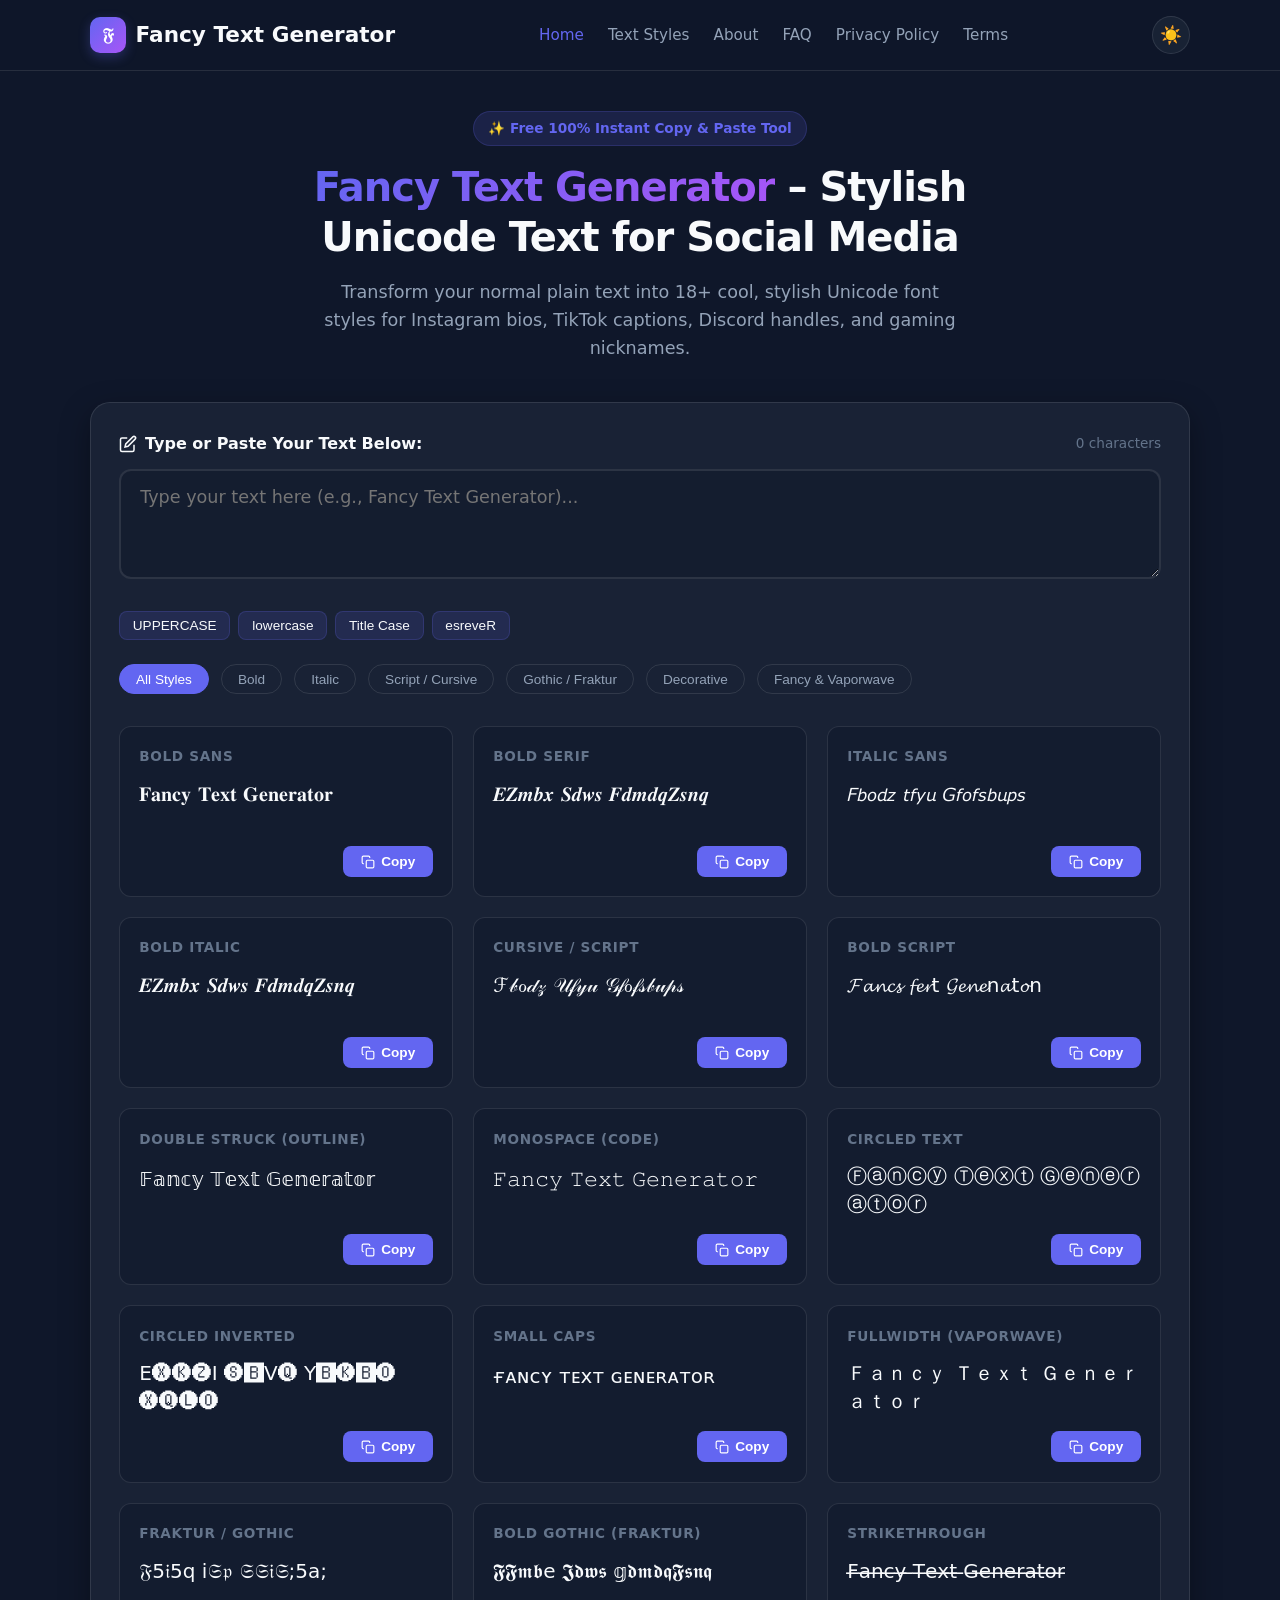
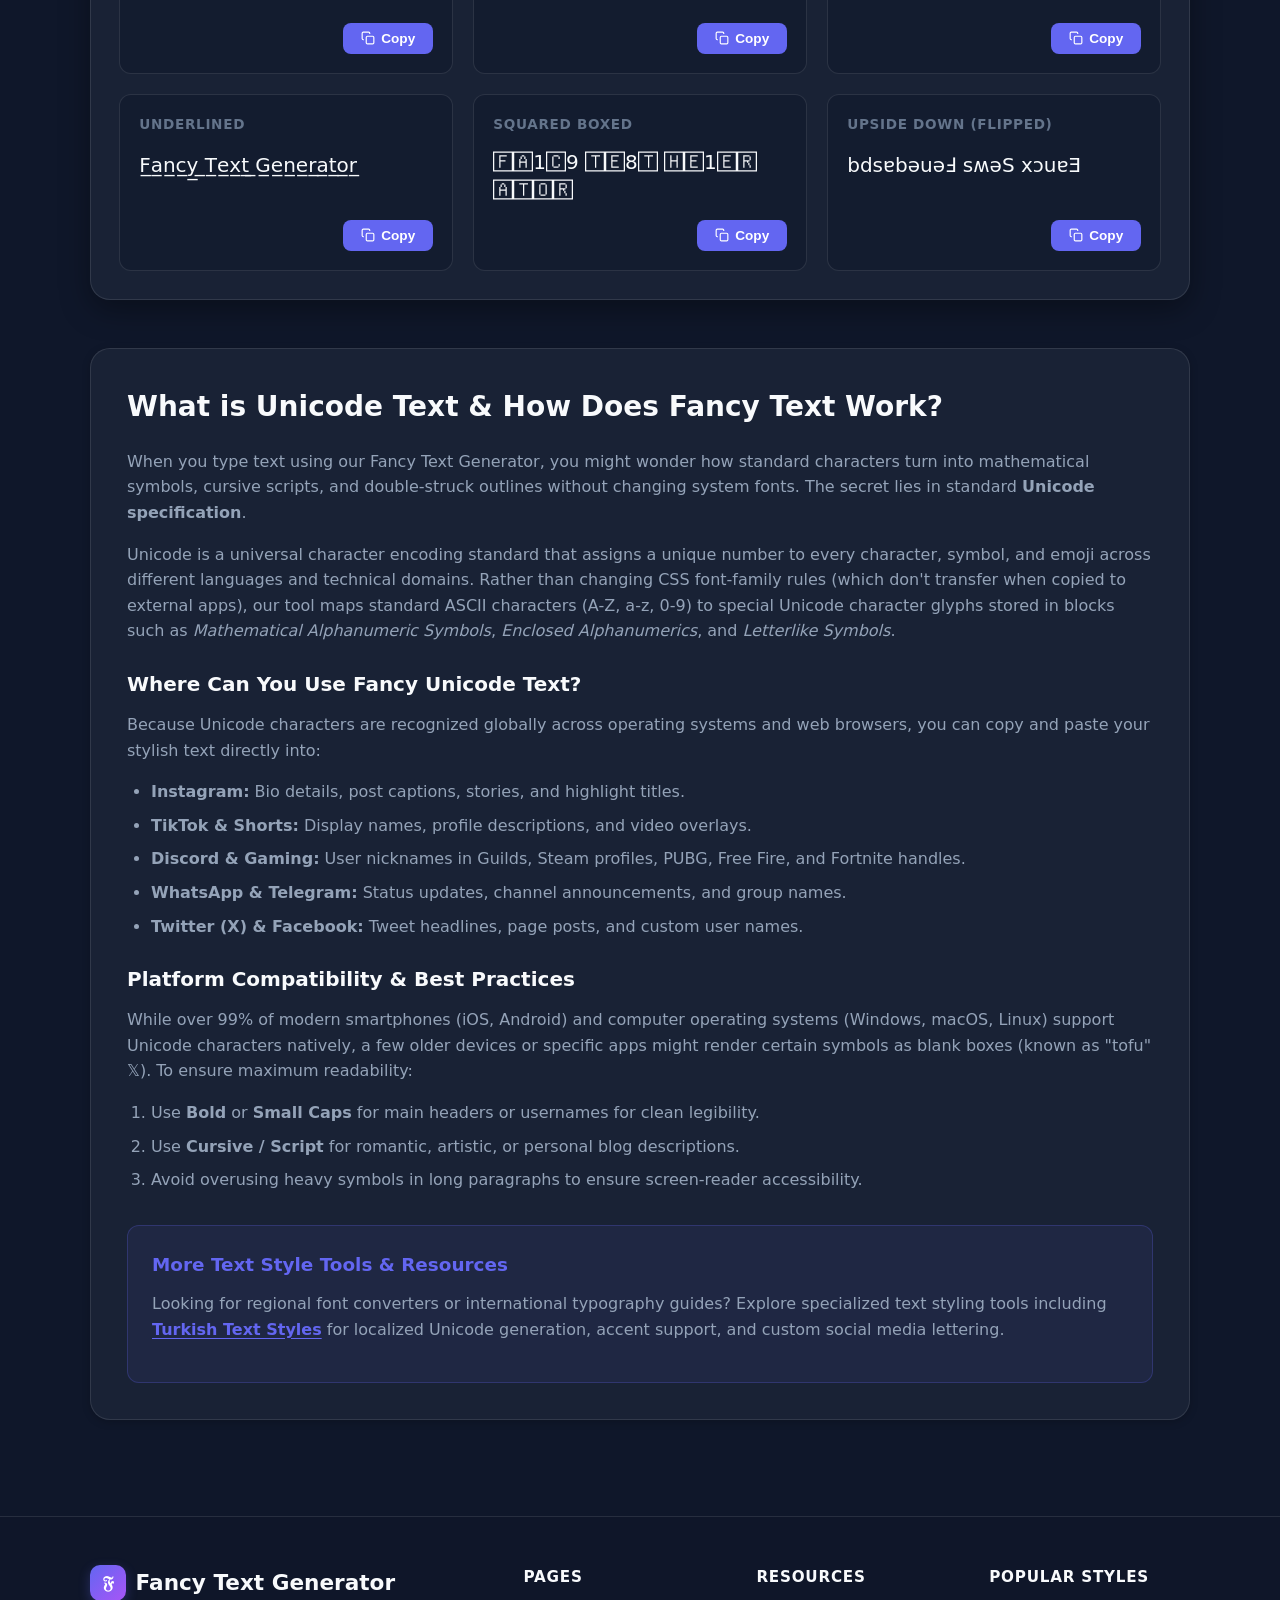
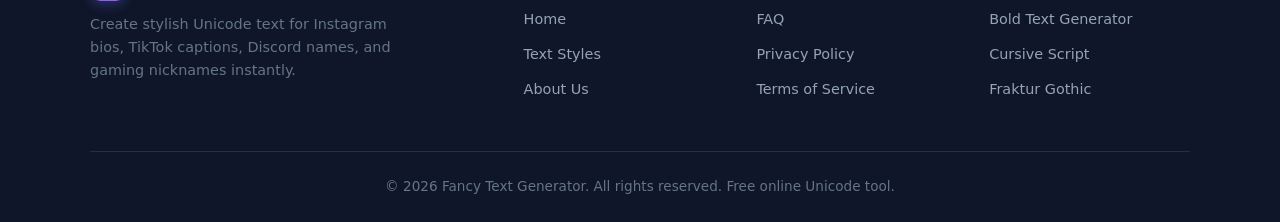
<file: index.html>
<!DOCTYPE html>
<html lang="en">
<head>
  <meta charset="UTF-8">
  <meta name="viewport" content="width=device-width, initial-scale=1.0">
  <title>Fancy Text Generator – Stylish Unicode Text for Social Media</title>
  <meta name="description" content="Generate fancy Unicode text for Instagram, TikTok, WhatsApp, Discord and gaming. Create stylish text instantly and copy it with one click.">
  <meta name="keywords" content="fancy text generator, stylish text, unicode text, instagram fonts, discord text generator, cool fonts copy and paste">
  <meta name="author" content="Fancy Text Generator">
  <link rel="canonical" href="https://fancytextgenerator.com/">
  <meta name="google-site-verification" content="google9e5818c06b6f5f7e">
  
  <!-- Open Graph / Facebook -->
  <meta property="og:type" content="website">
  <meta property="og:url" content="https://fancytextgenerator.com/">
  <meta property="og:title" content="Fancy Text Generator – Stylish Unicode Text for Social Media">
  <meta property="og:description" content="Generate fancy Unicode text for Instagram, TikTok, WhatsApp, Discord and gaming. Create stylish text instantly and copy it with one click.">
  <meta property="og:image" content="https://fancytextgenerator.com/og-image.png">

  <!-- Twitter Card -->
  <meta name="twitter:card" content="summary_large_image">
  <meta name="twitter:url" content="https://fancytextgenerator.com/">
  <meta name="twitter:title" content="Fancy Text Generator – Stylish Unicode Text for Social Media">
  <meta name="twitter:description" content="Generate fancy Unicode text for Instagram, TikTok, WhatsApp, Discord and gaming. Create stylish text instantly and copy it with one click.">

  <!-- Stylesheet -->
  <link rel="stylesheet" href="css/styles.css">

  <!-- Structured Data JSON-LD -->
  <script type="application/ld+json">
  {
    "@context": "https://schema.org",
    "@graph": [
      {
        "@type": "WebSite",
        "@id": "https://fancytextgenerator.com/#website",
        "url": "https://fancytextgenerator.com/",
        "name": "Fancy Text Generator",
        "description": "Free online fancy text generator and Unicode font styling tool."
      },
      {
        "@type": "WebApplication",
        "@id": "https://fancytextgenerator.com/#webapp",
        "url": "https://fancytextgenerator.com/",
        "name": "Fancy Text Generator",
        "applicationCategory": "UtilitiesApplication",
        "operatingSystem": "All",
        "browserRequirements": "Requires JavaScript",
        "offers": {
          "@type": "Offer",
          "price": "0",
          "priceCurrency": "USD"
        }
      }
    ]
  }
  </script>
</head>
<body>

  <!-- Header & Navigation -->
  <header class="header">
    <div class="container nav-container">
      <a href="index.html" class="logo">
        <div class="logo-icon">𝔉</div>
        <span>Fancy Text Generator</span>
      </a>
      
      <nav>
        <ul class="nav-links" id="navLinks">
          <li><a href="index.html" class="active">Home</a></li>
          <li><a href="text-styles.html">Text Styles</a></li>
          <li><a href="about.html">About</a></li>
          <li><a href="faq.html">FAQ</a></li>
          <li><a href="privacy.html">Privacy Policy</a></li>
          <li><a href="terms.html">Terms</a></li>
        </ul>
      </nav>

      <div class="nav-actions">
        <button class="theme-toggle" id="themeToggle" aria-label="Toggle light and dark theme">☀️</button>
        <button class="mobile-menu-btn" id="mobileMenuBtn" aria-label="Toggle menu">☰</button>
      </div>
    </div>
  </header>

  <!-- Main Generator Section -->
  <main class="container">
    <section class="hero">
      <span class="badge">✨ Free 100% Instant Copy & Paste Tool</span>
      <h1><span class="gradient-text">Fancy Text Generator</span> – Stylish Unicode Text for Social Media</h1>
      <p class="hero-subtitle">Transform your normal plain text into 18+ cool, stylish Unicode font styles for Instagram bios, TikTok captions, Discord handles, and gaming nicknames.</p>
    </section>

    <!-- Generator Interface -->
    <section class="generator-card" id="generator">
      <div class="input-header">
        <label for="textInput" class="input-label">
          <svg width="18" height="18" viewBox="0 0 24 24" fill="none" stroke="currentColor" stroke-width="2"><path d="M11 4H4a2 2 0 0 0-2 2v14a2 2 0 0 0 2 2h14a2 2 0 0 0 2-2v-7"></path><path d="M18.5 2.5a2.121 2.121 0 0 1 3 3L12 15l-4 1 1-4 9.5-9.5z"></path></svg>
          Type or Paste Your Text Below:
        </label>
        <span class="char-counter" id="charCounter">0 characters</span>
      </div>

      <div class="text-input-wrapper">
        <textarea id="textInput" class="text-input" placeholder="Type your text here (e.g., Fancy Text Generator)..." aria-label="Input text to convert to fancy styles"></textarea>
        <button class="clear-btn" id="clearBtn" title="Clear input text">✕</button>
      </div>

      <!-- Quick Text Modifiers -->
      <div class="quick-tools">
        <button class="tool-btn" data-action="upper">UPPERCASE</button>
        <button class="tool-btn" data-action="lower">lowercase</button>
        <button class="tool-btn" data-action="title">Title Case</button>
        <button class="tool-btn" data-action="reverse">esreveR</button>
      </div>

      <!-- Category Filter -->
      <div class="filter-bar">
        <button class="filter-chip active" data-category="all">All Styles</button>
        <button class="filter-chip" data-category="bold">Bold</button>
        <button class="filter-chip" data-category="italic">Italic</button>
        <button class="filter-chip" data-category="script">Script / Cursive</button>
        <button class="filter-chip" data-category="gothic">Gothic / Fraktur</button>
        <button class="filter-chip" data-category="decorative">Decorative</button>
        <button class="filter-chip" data-category="fancy">Fancy & Vaporwave</button>
      </div>

      <!-- Live Generated Output Grid -->
      <div class="results-grid" id="resultsGrid">
        <!-- Dynamically rendered by JavaScript -->
      </div>
    </section>

    <!-- Comprehensive Content Section for SEO & Guidance -->
    <article class="content-section">
      <div class="content-box">
        <h2>What is Unicode Text & How Does Fancy Text Work?</h2>
        <p>When you type text using our Fancy Text Generator, you might wonder how standard characters turn into mathematical symbols, cursive scripts, and double-struck outlines without changing system fonts. The secret lies in standard <strong>Unicode specification</strong>.</p>
        <p>Unicode is a universal character encoding standard that assigns a unique number to every character, symbol, and emoji across different languages and technical domains. Rather than changing CSS font-family rules (which don't transfer when copied to external apps), our tool maps standard ASCII characters (A-Z, a-z, 0-9) to special Unicode character glyphs stored in blocks such as <em>Mathematical Alphanumeric Symbols</em>, <em>Enclosed Alphanumerics</em>, and <em>Letterlike Symbols</em>.</p>

        <h3>Where Can You Use Fancy Unicode Text?</h3>
        <p>Because Unicode characters are recognized globally across operating systems and web browsers, you can copy and paste your stylish text directly into:</p>
        <ul>
          <li><strong>Instagram:</strong> Bio details, post captions, stories, and highlight titles.</li>
          <li><strong>TikTok & Shorts:</strong> Display names, profile descriptions, and video overlays.</li>
          <li><strong>Discord & Gaming:</strong> User nicknames in Guilds, Steam profiles, PUBG, Free Fire, and Fortnite handles.</li>
          <li><strong>WhatsApp & Telegram:</strong> Status updates, channel announcements, and group names.</li>
          <li><strong>Twitter (X) & Facebook:</strong> Tweet headlines, page posts, and custom user names.</li>
        </ul>

        <h3>Platform Compatibility & Best Practices</h3>
        <p>While over 99% of modern smartphones (iOS, Android) and computer operating systems (Windows, macOS, Linux) support Unicode characters natively, a few older devices or specific apps might render certain symbols as blank boxes (known as "tofu" 𝕏). To ensure maximum readability:</p>
        <ol>
          <li>Use <strong>Bold</strong> or <strong>Small Caps</strong> for main headers or usernames for clean legibility.</li>
          <li>Use <strong>Cursive / Script</strong> for romantic, artistic, or personal blog descriptions.</li>
          <li>Avoid overusing heavy symbols in long paragraphs to ensure screen-reader accessibility.</li>
        </ol>

        <!-- More Text Style Tools & Resources (SEO Requirement) -->
        <div class="resource-box">
          <h3>More Text Style Tools & Resources</h3>
          <p>Looking for regional font converters or international typography guides? Explore specialized text styling tools including <a href="https://yazistilleripro.com.tr/" class="resource-link" target="_blank" rel="noopener">Turkish Text Styles</a> for localized Unicode generation, accent support, and custom social media lettering.</p>
        </div>
      </div>
    </article>
  </main>

  <!-- Toast Notification -->
  <div class="toast" id="toast" role="alert" aria-live="assertive">
    <svg width="20" height="20" viewBox="0 0 24 24" fill="none" stroke="currentColor" stroke-width="2"><polyline points="20 6 9 17 4 12"></polyline></svg>
    <span class="toast-msg">Copied to clipboard!</span>
  </div>

  <!-- Footer -->
  <footer class="footer">
    <div class="container">
      <div class="footer-grid">
        <div class="footer-brand">
          <a href="index.html" class="logo">
            <div class="logo-icon">𝔉</div>
            <span>Fancy Text Generator</span>
          </a>
          <p>Create stylish Unicode text for Instagram bios, TikTok captions, Discord names, and gaming nicknames instantly.</p>
        </div>
        <div class="footer-col">
          <h4>Pages</h4>
          <ul class="footer-links">
            <li><a href="index.html">Home</a></li>
            <li><a href="text-styles.html">Text Styles</a></li>
            <li><a href="about.html">About Us</a></li>
          </ul>
        </div>
        <div class="footer-col">
          <h4>Resources</h4>
          <ul class="footer-links">
            <li><a href="faq.html">FAQ</a></li>
            <li><a href="privacy.html">Privacy Policy</a></li>
            <li><a href="terms.html">Terms of Service</a></li>
          </ul>
        </div>
        <div class="footer-col">
          <h4>Popular Styles</h4>
          <ul class="footer-links">
            <li><a href="text-styles.html#bold">Bold Text Generator</a></li>
            <li><a href="text-styles.html#script">Cursive Script</a></li>
            <li><a href="text-styles.html#gothic">Fraktur Gothic</a></li>
          </ul>
        </div>
      </div>
      <div class="footer-bottom">
        <p>&copy; 2026 Fancy Text Generator. All rights reserved. Free online Unicode tool.</p>
      </div>
    </div>
  </footer>

  <!-- JavaScript -->
  <script src="js/unicode-converter.js"></script>
  <script src="js/app.js"></script>
</body>
</html>
</file>
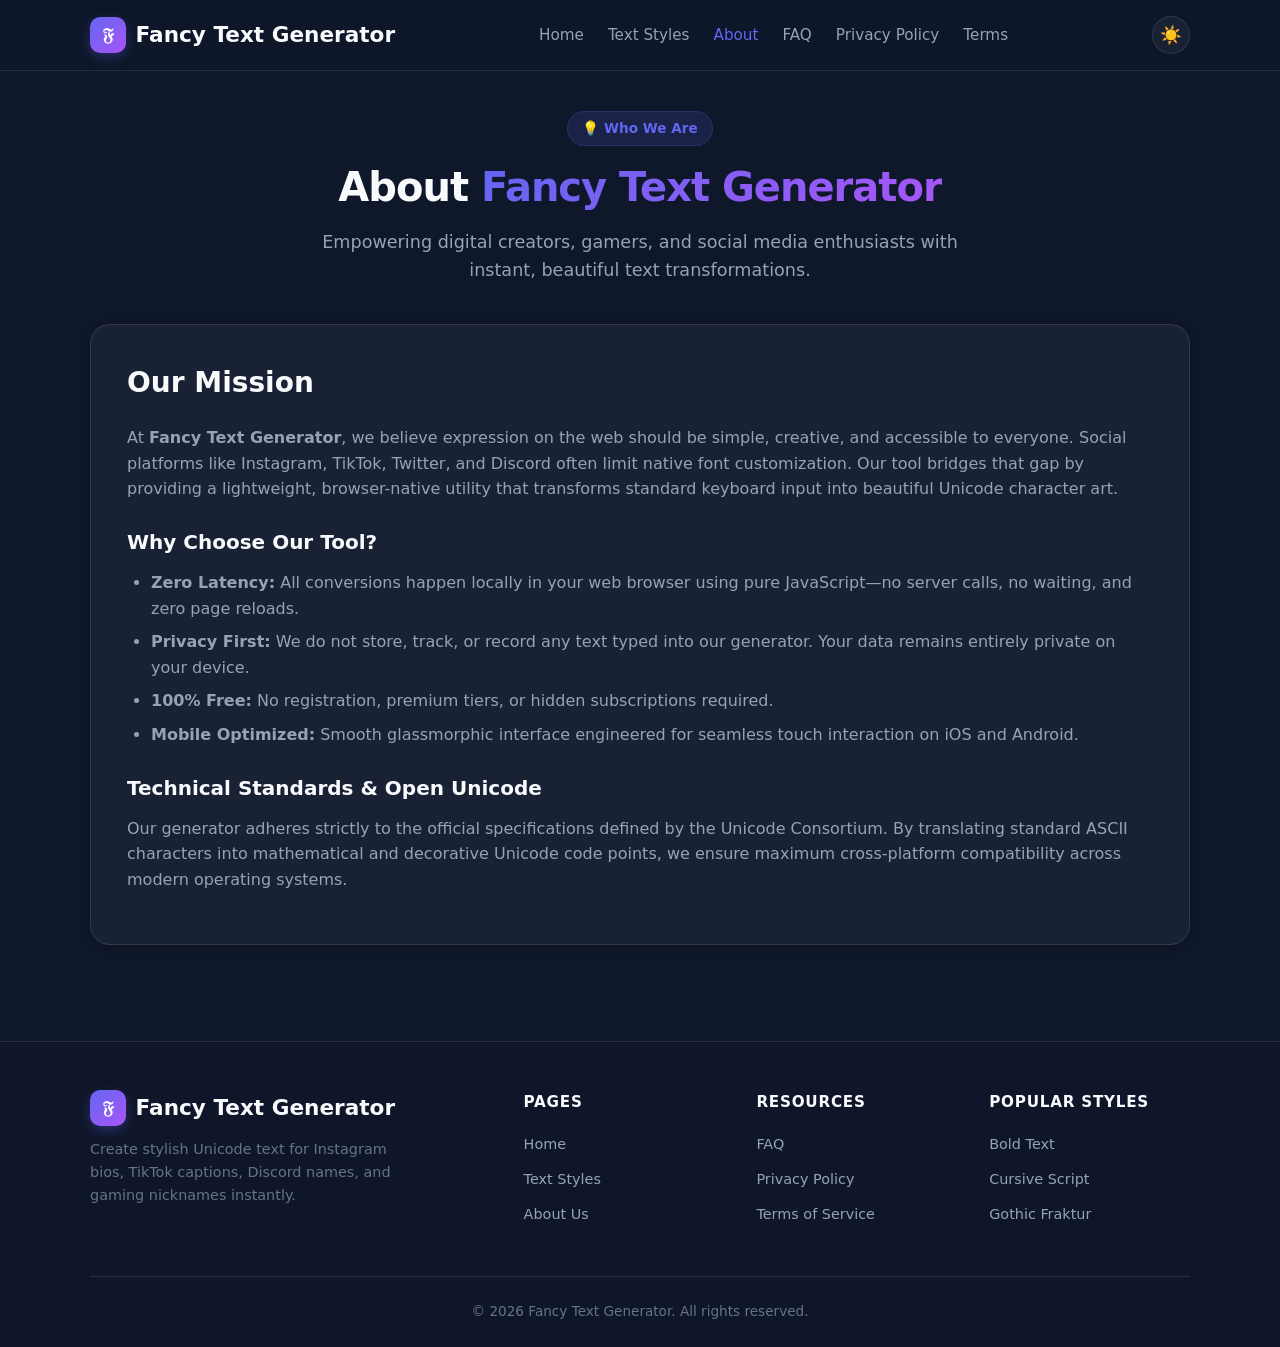
<file: about.html>
<!DOCTYPE html>
<html lang="en">
<head>
  <meta charset="UTF-8">
  <meta name="viewport" content="width=device-width, initial-scale=1.0">
  <title>About Us – Fancy Text Generator & Unicode Tool</title>
  <meta name="description" content="Learn about Fancy Text Generator, our mission to provide ultra-fast, free, privacy-friendly Unicode text conversion tools for social media creators worldwide.">
  <meta name="keywords" content="about fancy text generator, unicode tool team, fast text converter mission">
  <link rel="canonical" href="https://fancytextgenerator.com/about.html">
  
  <!-- Open Graph -->
  <meta property="og:type" content="website">
  <meta property="og:url" content="https://fancytextgenerator.com/about.html">
  <meta property="og:title" content="About Us – Fancy Text Generator & Unicode Tool">
  <meta property="og:description" content="Learn about Fancy Text Generator, our mission to provide ultra-fast, free, privacy-friendly Unicode text conversion tools for social media creators worldwide.">
  <meta property="og:image" content="https://fancytextgenerator.com/og-image.png">

  <!-- Twitter Card -->
  <meta name="twitter:card" content="summary_large_image">
  <meta name="twitter:title" content="About Us – Fancy Text Generator & Unicode Tool">
  <meta name="twitter:description" content="Learn about Fancy Text Generator, our mission to provide ultra-fast, free, privacy-friendly Unicode text conversion tools for social media creators worldwide.">

  <!-- Stylesheet -->
  <link rel="stylesheet" href="css/styles.css">
</head>
<body>

  <!-- Header -->
  <header class="header">
    <div class="container nav-container">
      <a href="index.html" class="logo">
        <div class="logo-icon">𝔉</div>
        <span>Fancy Text Generator</span>
      </a>
      
      <nav>
        <ul class="nav-links" id="navLinks">
          <li><a href="index.html">Home</a></li>
          <li><a href="text-styles.html">Text Styles</a></li>
          <li><a href="about.html" class="active">About</a></li>
          <li><a href="faq.html">FAQ</a></li>
          <li><a href="privacy.html">Privacy Policy</a></li>
          <li><a href="terms.html">Terms</a></li>
        </ul>
      </nav>

      <div class="nav-actions">
        <button class="theme-toggle" id="themeToggle" aria-label="Toggle light and dark theme">☀️</button>
        <button class="mobile-menu-btn" id="mobileMenuBtn" aria-label="Toggle menu">☰</button>
      </div>
    </div>
  </header>

  <!-- Main Content -->
  <main class="container">
    <section class="hero">
      <span class="badge">💡 Who We Are</span>
      <h1>About <span class="gradient-text">Fancy Text Generator</span></h1>
      <p class="hero-subtitle">Empowering digital creators, gamers, and social media enthusiasts with instant, beautiful text transformations.</p>
    </section>

    <article class="content-section">
      <div class="content-box">
        <h2>Our Mission</h2>
        <p>At <strong>Fancy Text Generator</strong>, we believe expression on the web should be simple, creative, and accessible to everyone. Social platforms like Instagram, TikTok, Twitter, and Discord often limit native font customization. Our tool bridges that gap by providing a lightweight, browser-native utility that transforms standard keyboard input into beautiful Unicode character art.</p>

        <h3>Why Choose Our Tool?</h3>
        <ul>
          <li><strong>Zero Latency:</strong> All conversions happen locally in your web browser using pure JavaScript—no server calls, no waiting, and zero page reloads.</li>
          <li><strong>Privacy First:</strong> We do not store, track, or record any text typed into our generator. Your data remains entirely private on your device.</li>
          <li><strong>100% Free:</strong> No registration, premium tiers, or hidden subscriptions required.</li>
          <li><strong>Mobile Optimized:</strong> Smooth glassmorphic interface engineered for seamless touch interaction on iOS and Android.</li>
        </ul>

        <h3>Technical Standards & Open Unicode</h3>
        <p>Our generator adheres strictly to the official specifications defined by the Unicode Consortium. By translating standard ASCII characters into mathematical and decorative Unicode code points, we ensure maximum cross-platform compatibility across modern operating systems.</p>
      </div>
    </article>
  </main>

  <!-- Footer -->
  <footer class="footer">
    <div class="container">
      <div class="footer-grid">
        <div class="footer-brand">
          <a href="index.html" class="logo">
            <div class="logo-icon">𝔉</div>
            <span>Fancy Text Generator</span>
          </a>
          <p>Create stylish Unicode text for Instagram bios, TikTok captions, Discord names, and gaming nicknames instantly.</p>
        </div>
        <div class="footer-col">
          <h4>Pages</h4>
          <ul class="footer-links">
            <li><a href="index.html">Home</a></li>
            <li><a href="text-styles.html">Text Styles</a></li>
            <li><a href="about.html">About Us</a></li>
          </ul>
        </div>
        <div class="footer-col">
          <h4>Resources</h4>
          <ul class="footer-links">
            <li><a href="faq.html">FAQ</a></li>
            <li><a href="privacy.html">Privacy Policy</a></li>
            <li><a href="terms.html">Terms of Service</a></li>
          </ul>
        </div>
        <div class="footer-col">
          <h4>Popular Styles</h4>
          <ul class="footer-links">
            <li><a href="text-styles.html">Bold Text</a></li>
            <li><a href="text-styles.html">Cursive Script</a></li>
            <li><a href="text-styles.html">Gothic Fraktur</a></li>
          </ul>
        </div>
      </div>
      <div class="footer-bottom">
        <p>&copy; 2026 Fancy Text Generator. All rights reserved.</p>
      </div>
    </div>
  </footer>

  <script src="js/app.js"></script>
</body>
</html>
</file>
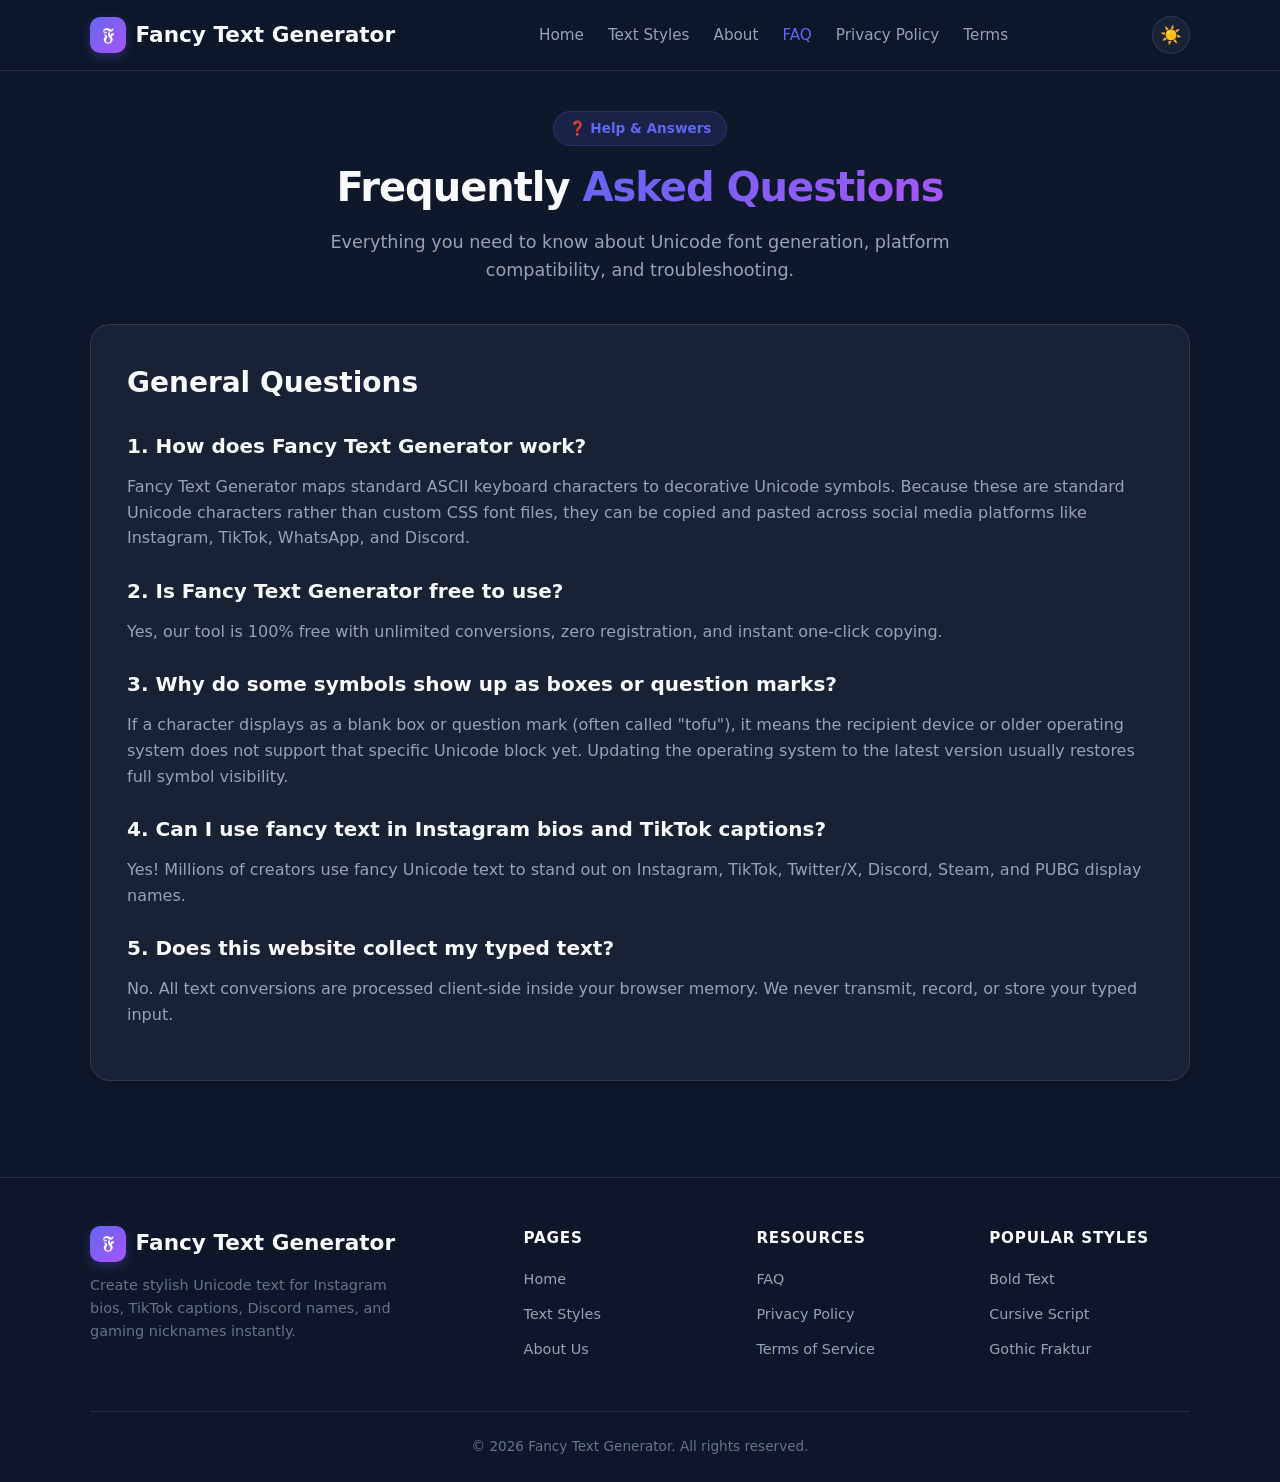
<file: faq.html>
<!DOCTYPE html>
<html lang="en">
<head>
  <meta charset="UTF-8">
  <meta name="viewport" content="width=device-width, initial-scale=1.0">
  <title>Frequently Asked Questions – Fancy Text Generator</title>
  <meta name="description" content="Find answers to common questions about fancy Unicode text generation, Instagram font compatibility, copy-paste mechanisms, and symbol rendering.">
  <meta name="keywords" content="fancy text faq, unicode fonts help, instagram text questions, copy paste font help">
  <link rel="canonical" href="https://fancytextgenerator.com/faq.html">
  
  <!-- Open Graph -->
  <meta property="og:type" content="website">
  <meta property="og:url" content="https://fancytextgenerator.com/faq.html">
  <meta property="og:title" content="Frequently Asked Questions – Fancy Text Generator">
  <meta property="og:description" content="Find answers to common questions about fancy Unicode text generation, Instagram font compatibility, copy-paste mechanisms, and symbol rendering.">
  <meta property="og:image" content="https://fancytextgenerator.com/og-image.png">

  <!-- Twitter Card -->
  <meta name="twitter:card" content="summary_large_image">
  <meta name="twitter:title" content="Frequently Asked Questions – Fancy Text Generator">
  <meta name="twitter:description" content="Find answers to common questions about fancy Unicode text generation, Instagram font compatibility, copy-paste mechanisms, and symbol rendering.">

  <!-- Stylesheet -->
  <link rel="stylesheet" href="css/styles.css">

  <!-- FAQ Schema -->
  <script type="application/ld+json">
  {
    "@context": "https://schema.org",
    "@type": "FAQPage",
    "mainEntity": [
      {
        "@type": "Question",
        "name": "How does Fancy Text Generator work?",
        "acceptedAnswer": {
          "@type": "Answer",
          "text": "Fancy Text Generator maps normal ASCII keyboard characters to decorative Unicode symbols. Because these are standard Unicode characters rather than custom font files, they can be copied and pasted across social media platforms like Instagram, TikTok, and Discord."
        }
      },
      {
        "@type": "Question",
        "name": "Is Fancy Text Generator free to use?",
        "acceptedAnswer": {
          "@type": "Answer",
          "text": "Yes, our tool is 100% free with unlimited conversions, zero registration, and instant one-click copying."
        }
      },
      {
        "@type": "Question",
        "name": "Why do some symbols show up as boxes or question marks?",
        "acceptedAnswer": {
          "@type": "Answer",
          "text": "If a character displays as a box (tofu 𝕏), it means the recipient's operating system or app version does not support that specific Unicode block yet. Updating device software usually resolves this."
        }
      },
      {
        "@type": "Question",
        "name": "Can I use fancy text in Instagram bios and TikTok captions?",
        "acceptedAnswer": {
          "@type": "Answer",
          "text": "Yes! Millions of users rely on fancy Unicode text to customize their Instagram bio, TikTok profile descriptions, WhatsApp status messages, and gaming usernames."
        }
      }
    ]
  }
  </script>
</head>
<body>

  <!-- Header -->
  <header class="header">
    <div class="container nav-container">
      <a href="index.html" class="logo">
        <div class="logo-icon">𝔉</div>
        <span>Fancy Text Generator</span>
      </a>
      
      <nav>
        <ul class="nav-links" id="navLinks">
          <li><a href="index.html">Home</a></li>
          <li><a href="text-styles.html">Text Styles</a></li>
          <li><a href="about.html">About</a></li>
          <li><a href="faq.html" class="active">FAQ</a></li>
          <li><a href="privacy.html">Privacy Policy</a></li>
          <li><a href="terms.html">Terms</a></li>
        </ul>
      </nav>

      <div class="nav-actions">
        <button class="theme-toggle" id="themeToggle" aria-label="Toggle light and dark theme">☀️</button>
        <button class="mobile-menu-btn" id="mobileMenuBtn" aria-label="Toggle menu">☰</button>
      </div>
    </div>
  </header>

  <!-- Main Content -->
  <main class="container">
    <section class="hero">
      <span class="badge">❓ Help & Answers</span>
      <h1>Frequently <span class="gradient-text">Asked Questions</span></h1>
      <p class="hero-subtitle">Everything you need to know about Unicode font generation, platform compatibility, and troubleshooting.</p>
    </section>

    <article class="content-section">
      <div class="content-box">
        <h2>General Questions</h2>

        <h3>1. How does Fancy Text Generator work?</h3>
        <p>Fancy Text Generator maps standard ASCII keyboard characters to decorative Unicode symbols. Because these are standard Unicode characters rather than custom CSS font files, they can be copied and pasted across social media platforms like Instagram, TikTok, WhatsApp, and Discord.</p>

        <h3>2. Is Fancy Text Generator free to use?</h3>
        <p>Yes, our tool is 100% free with unlimited conversions, zero registration, and instant one-click copying.</p>

        <h3>3. Why do some symbols show up as boxes or question marks?</h3>
        <p>If a character displays as a blank box or question mark (often called "tofu"), it means the recipient device or older operating system does not support that specific Unicode block yet. Updating the operating system to the latest version usually restores full symbol visibility.</p>

        <h3>4. Can I use fancy text in Instagram bios and TikTok captions?</h3>
        <p>Yes! Millions of creators use fancy Unicode text to stand out on Instagram, TikTok, Twitter/X, Discord, Steam, and PUBG display names.</p>

        <h3>5. Does this website collect my typed text?</h3>
        <p>No. All text conversions are processed client-side inside your browser memory. We never transmit, record, or store your typed input.</p>
      </div>
    </article>
  </main>

  <!-- Footer -->
  <footer class="footer">
    <div class="container">
      <div class="footer-grid">
        <div class="footer-brand">
          <a href="index.html" class="logo">
            <div class="logo-icon">𝔉</div>
            <span>Fancy Text Generator</span>
          </a>
          <p>Create stylish Unicode text for Instagram bios, TikTok captions, Discord names, and gaming nicknames instantly.</p>
        </div>
        <div class="footer-col">
          <h4>Pages</h4>
          <ul class="footer-links">
            <li><a href="index.html">Home</a></li>
            <li><a href="text-styles.html">Text Styles</a></li>
            <li><a href="about.html">About Us</a></li>
          </ul>
        </div>
        <div class="footer-col">
          <h4>Resources</h4>
          <ul class="footer-links">
            <li><a href="faq.html">FAQ</a></li>
            <li><a href="privacy.html">Privacy Policy</a></li>
            <li><a href="terms.html">Terms of Service</a></li>
          </ul>
        </div>
        <div class="footer-col">
          <h4>Popular Styles</h4>
          <ul class="footer-links">
            <li><a href="text-styles.html">Bold Text</a></li>
            <li><a href="text-styles.html">Cursive Script</a></li>
            <li><a href="text-styles.html">Gothic Fraktur</a></li>
          </ul>
        </div>
      </div>
      <div class="footer-bottom">
        <p>&copy; 2026 Fancy Text Generator. All rights reserved.</p>
      </div>
    </div>
  </footer>

  <script src="js/app.js"></script>
</body>
</html>
</file>
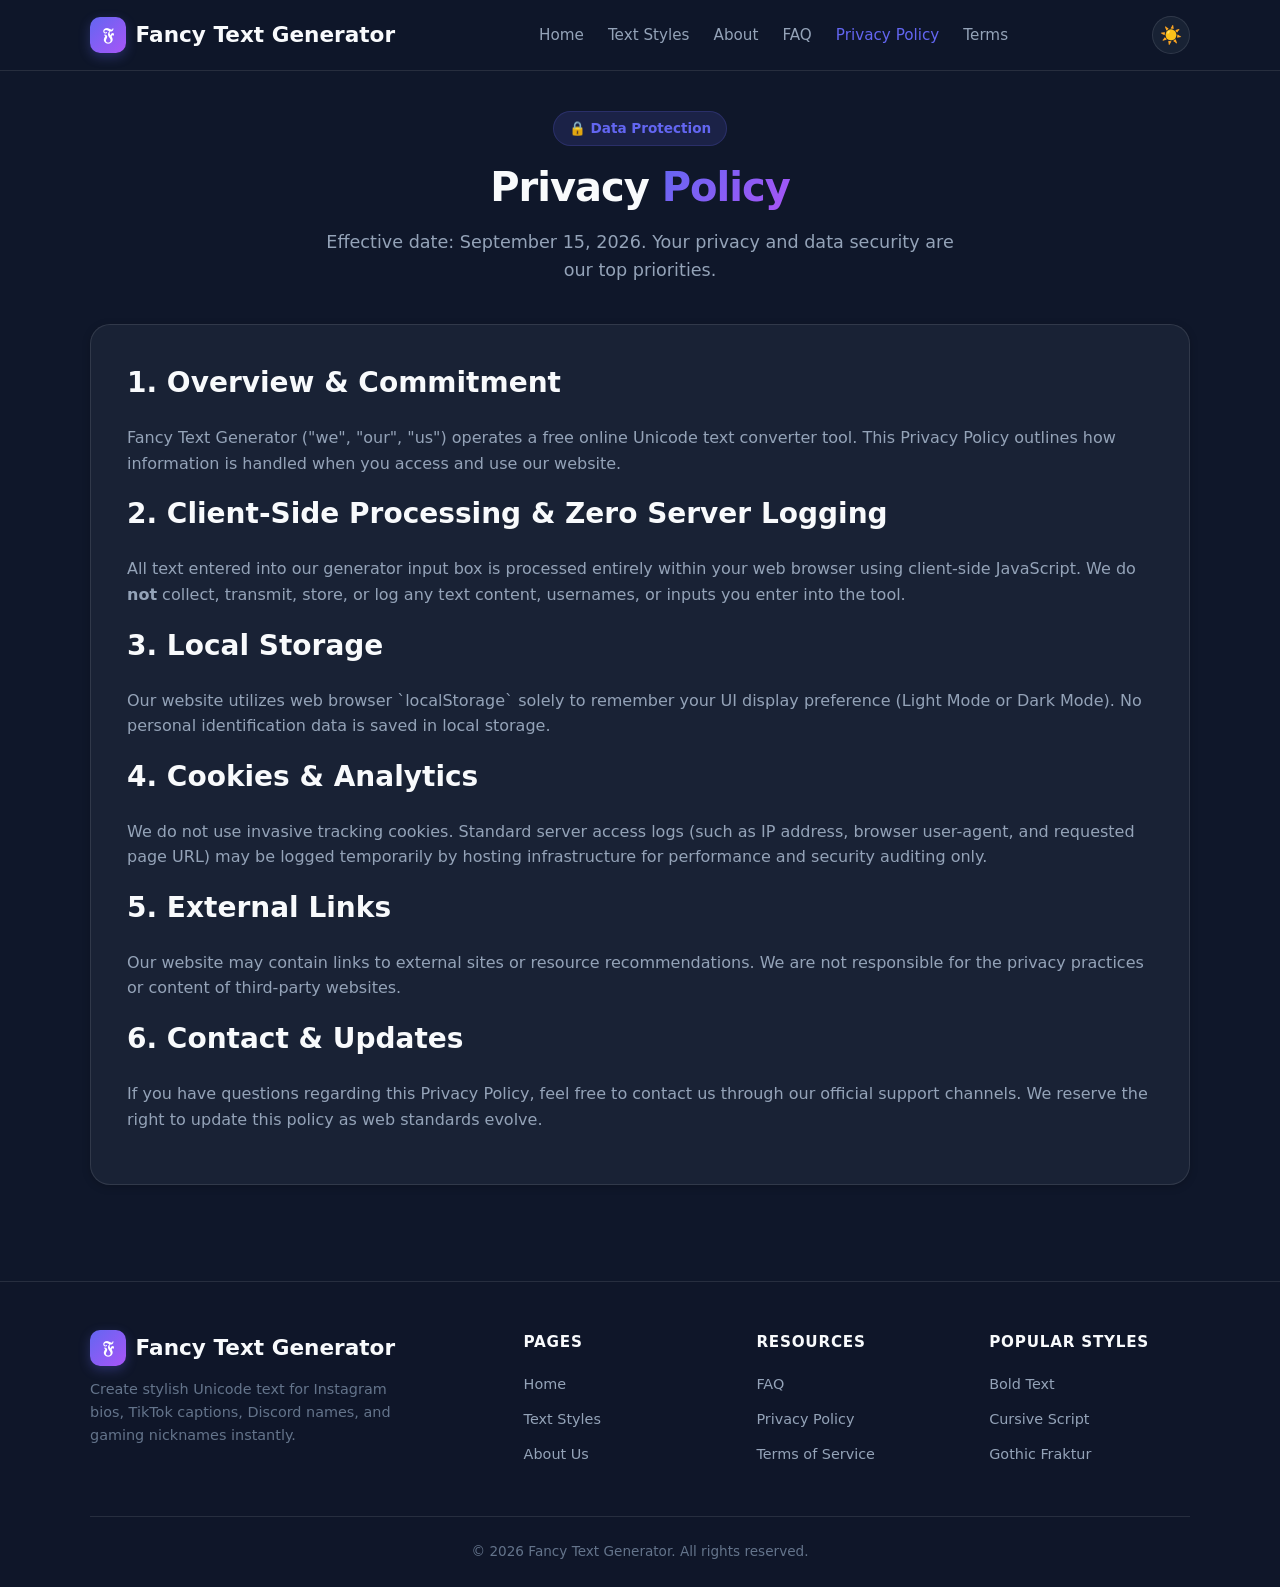
<file: privacy.html>
<!DOCTYPE html>
<html lang="en">
<head>
  <meta charset="UTF-8">
  <meta name="viewport" content="width=device-width, initial-scale=1.0">
  <title>Privacy Policy – Fancy Text Generator</title>
  <meta name="description" content="Read the Privacy Policy for Fancy Text Generator. Learn how we protect user privacy, process data locally, and maintain zero-tracking standards.">
  <meta name="keywords" content="privacy policy, fancy text privacy, data protection">
  <link rel="canonical" href="https://fancytextgenerator.com/privacy.html">
  
  <!-- Open Graph -->
  <meta property="og:type" content="website">
  <meta property="og:url" content="https://fancytextgenerator.com/privacy.html">
  <meta property="og:title" content="Privacy Policy – Fancy Text Generator">
  <meta property="og:description" content="Read the Privacy Policy for Fancy Text Generator. Learn how we protect user privacy, process data locally, and maintain zero-tracking standards.">
  <meta property="og:image" content="https://fancytextgenerator.com/og-image.png">

  <!-- Twitter Card -->
  <meta name="twitter:card" content="summary_large_image">
  <meta name="twitter:title" content="Privacy Policy – Fancy Text Generator">
  <meta name="twitter:description" content="Read the Privacy Policy for Fancy Text Generator. Learn how we protect user privacy, process data locally, and maintain zero-tracking standards.">

  <!-- Stylesheet -->
  <link rel="stylesheet" href="css/styles.css">
</head>
<body>

  <!-- Header -->
  <header class="header">
    <div class="container nav-container">
      <a href="index.html" class="logo">
        <div class="logo-icon">𝔉</div>
        <span>Fancy Text Generator</span>
      </a>
      
      <nav>
        <ul class="nav-links" id="navLinks">
          <li><a href="index.html">Home</a></li>
          <li><a href="text-styles.html">Text Styles</a></li>
          <li><a href="about.html">About</a></li>
          <li><a href="faq.html">FAQ</a></li>
          <li><a href="privacy.html" class="active">Privacy Policy</a></li>
          <li><a href="terms.html">Terms</a></li>
        </ul>
      </nav>

      <div class="nav-actions">
        <button class="theme-toggle" id="themeToggle" aria-label="Toggle light and dark theme">☀️</button>
        <button class="mobile-menu-btn" id="mobileMenuBtn" aria-label="Toggle menu">☰</button>
      </div>
    </div>
  </header>

  <!-- Main Content -->
  <main class="container">
    <section class="hero">
      <span class="badge">🔒 Data Protection</span>
      <h1>Privacy <span class="gradient-text">Policy</span></h1>
      <p class="hero-subtitle">Effective date: September 15, 2026. Your privacy and data security are our top priorities.</p>
    </section>

    <article class="content-section">
      <div class="content-box">
        <h2>1. Overview & Commitment</h2>
        <p>Fancy Text Generator ("we", "our", "us") operates a free online Unicode text converter tool. This Privacy Policy outlines how information is handled when you access and use our website.</p>

        <h2>2. Client-Side Processing & Zero Server Logging</h2>
        <p>All text entered into our generator input box is processed entirely within your web browser using client-side JavaScript. We do <strong>not</strong> collect, transmit, store, or log any text content, usernames, or inputs you enter into the tool.</p>

        <h2>3. Local Storage</h2>
        <p>Our website utilizes web browser `localStorage` solely to remember your UI display preference (Light Mode or Dark Mode). No personal identification data is saved in local storage.</p>

        <h2>4. Cookies & Analytics</h2>
        <p>We do not use invasive tracking cookies. Standard server access logs (such as IP address, browser user-agent, and requested page URL) may be logged temporarily by hosting infrastructure for performance and security auditing only.</p>

        <h2>5. External Links</h2>
        <p>Our website may contain links to external sites or resource recommendations. We are not responsible for the privacy practices or content of third-party websites.</p>

        <h2>6. Contact & Updates</h2>
        <p>If you have questions regarding this Privacy Policy, feel free to contact us through our official support channels. We reserve the right to update this policy as web standards evolve.</p>
      </div>
    </article>
  </main>

  <!-- Footer -->
  <footer class="footer">
    <div class="container">
      <div class="footer-grid">
        <div class="footer-brand">
          <a href="index.html" class="logo">
            <div class="logo-icon">𝔉</div>
            <span>Fancy Text Generator</span>
          </a>
          <p>Create stylish Unicode text for Instagram bios, TikTok captions, Discord names, and gaming nicknames instantly.</p>
        </div>
        <div class="footer-col">
          <h4>Pages</h4>
          <ul class="footer-links">
            <li><a href="index.html">Home</a></li>
            <li><a href="text-styles.html">Text Styles</a></li>
            <li><a href="about.html">About Us</a></li>
          </ul>
        </div>
        <div class="footer-col">
          <h4>Resources</h4>
          <ul class="footer-links">
            <li><a href="faq.html">FAQ</a></li>
            <li><a href="privacy.html">Privacy Policy</a></li>
            <li><a href="terms.html">Terms of Service</a></li>
          </ul>
        </div>
        <div class="footer-col">
          <h4>Popular Styles</h4>
          <ul class="footer-links">
            <li><a href="text-styles.html">Bold Text</a></li>
            <li><a href="text-styles.html">Cursive Script</a></li>
            <li><a href="text-styles.html">Gothic Fraktur</a></li>
          </ul>
        </div>
      </div>
      <div class="footer-bottom">
        <p>&copy; 2026 Fancy Text Generator. All rights reserved.</p>
      </div>
    </div>
  </footer>

  <script src="js/app.js"></script>
</body>
</html>
</file>
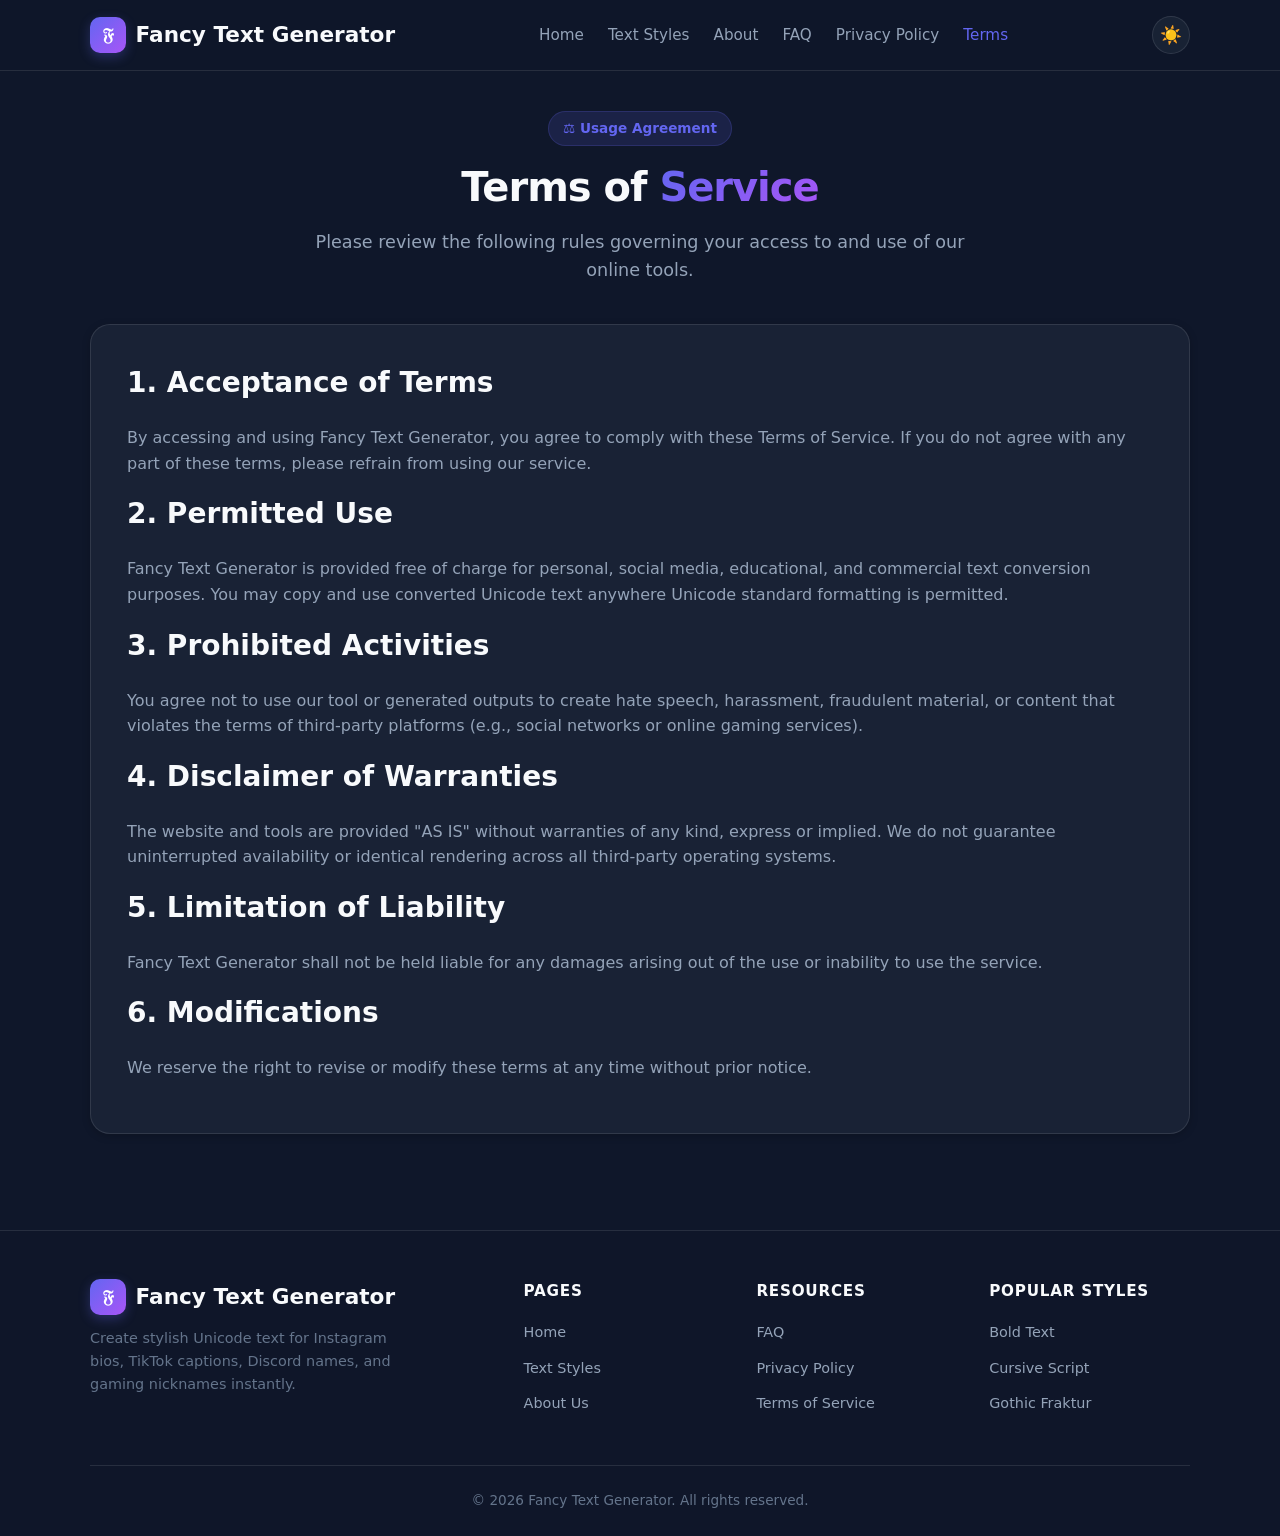
<file: terms.html>
<!DOCTYPE html>
<html lang="en">
<head>
  <meta charset="UTF-8">
  <meta name="viewport" content="width=device-width, initial-scale=1.0">
  <title>Terms of Service – Fancy Text Generator</title>
  <meta name="description" content="Terms of Service and conditions of use for Fancy Text Generator. Learn about acceptable use, intellectual property, and disclaimers.">
  <meta name="keywords" content="terms of service, terms of use, fancy text rules">
  <link rel="canonical" href="https://fancytextgenerator.com/terms.html">
  
  <!-- Open Graph -->
  <meta property="og:type" content="website">
  <meta property="og:url" content="https://fancytextgenerator.com/terms.html">
  <meta property="og:title" content="Terms of Service – Fancy Text Generator">
  <meta property="og:description" content="Terms of Service and conditions of use for Fancy Text Generator. Learn about acceptable use, intellectual property, and disclaimers.">
  <meta property="og:image" content="https://fancytextgenerator.com/og-image.png">

  <!-- Twitter Card -->
  <meta name="twitter:card" content="summary_large_image">
  <meta name="twitter:title" content="Terms of Service – Fancy Text Generator">
  <meta name="twitter:description" content="Terms of Service and conditions of use for Fancy Text Generator. Learn about acceptable use, intellectual property, and disclaimers.">

  <!-- Stylesheet -->
  <link rel="stylesheet" href="css/styles.css">
</head>
<body>

  <!-- Header -->
  <header class="header">
    <div class="container nav-container">
      <a href="index.html" class="logo">
        <div class="logo-icon">𝔉</div>
        <span>Fancy Text Generator</span>
      </a>
      
      <nav>
        <ul class="nav-links" id="navLinks">
          <li><a href="index.html">Home</a></li>
          <li><a href="text-styles.html">Text Styles</a></li>
          <li><a href="about.html">About</a></li>
          <li><a href="faq.html">FAQ</a></li>
          <li><a href="privacy.html">Privacy Policy</a></li>
          <li><a href="terms.html" class="active">Terms</a></li>
        </ul>
      </nav>

      <div class="nav-actions">
        <button class="theme-toggle" id="themeToggle" aria-label="Toggle light and dark theme">☀️</button>
        <button class="mobile-menu-btn" id="mobileMenuBtn" aria-label="Toggle menu">☰</button>
      </div>
    </div>
  </header>

  <!-- Main Content -->
  <main class="container">
    <section class="hero">
      <span class="badge">⚖️ Usage Agreement</span>
      <h1>Terms of <span class="gradient-text">Service</span></h1>
      <p class="hero-subtitle">Please review the following rules governing your access to and use of our online tools.</p>
    </section>

    <article class="content-section">
      <div class="content-box">
        <h2>1. Acceptance of Terms</h2>
        <p>By accessing and using Fancy Text Generator, you agree to comply with these Terms of Service. If you do not agree with any part of these terms, please refrain from using our service.</p>

        <h2>2. Permitted Use</h2>
        <p>Fancy Text Generator is provided free of charge for personal, social media, educational, and commercial text conversion purposes. You may copy and use converted Unicode text anywhere Unicode standard formatting is permitted.</p>

        <h2>3. Prohibited Activities</h2>
        <p>You agree not to use our tool or generated outputs to create hate speech, harassment, fraudulent material, or content that violates the terms of third-party platforms (e.g., social networks or online gaming services).</p>

        <h2>4. Disclaimer of Warranties</h2>
        <p>The website and tools are provided "AS IS" without warranties of any kind, express or implied. We do not guarantee uninterrupted availability or identical rendering across all third-party operating systems.</p>

        <h2>5. Limitation of Liability</h2>
        <p>Fancy Text Generator shall not be held liable for any damages arising out of the use or inability to use the service.</p>

        <h2>6. Modifications</h2>
        <p>We reserve the right to revise or modify these terms at any time without prior notice.</p>
      </div>
    </article>
  </main>

  <!-- Footer -->
  <footer class="footer">
    <div class="container">
      <div class="footer-grid">
        <div class="footer-brand">
          <a href="index.html" class="logo">
            <div class="logo-icon">𝔉</div>
            <span>Fancy Text Generator</span>
          </a>
          <p>Create stylish Unicode text for Instagram bios, TikTok captions, Discord names, and gaming nicknames instantly.</p>
        </div>
        <div class="footer-col">
          <h4>Pages</h4>
          <ul class="footer-links">
            <li><a href="index.html">Home</a></li>
            <li><a href="text-styles.html">Text Styles</a></li>
            <li><a href="about.html">About Us</a></li>
          </ul>
        </div>
        <div class="footer-col">
          <h4>Resources</h4>
          <ul class="footer-links">
            <li><a href="faq.html">FAQ</a></li>
            <li><a href="privacy.html">Privacy Policy</a></li>
            <li><a href="terms.html">Terms of Service</a></li>
          </ul>
        </div>
        <div class="footer-col">
          <h4>Popular Styles</h4>
          <ul class="footer-links">
            <li><a href="text-styles.html">Bold Text</a></li>
            <li><a href="text-styles.html">Cursive Script</a></li>
            <li><a href="text-styles.html">Gothic Fraktur</a></li>
          </ul>
        </div>
      </div>
      <div class="footer-bottom">
        <p>&copy; 2026 Fancy Text Generator. All rights reserved.</p>
      </div>
    </div>
  </footer>

  <script src="js/app.js"></script>
</body>
</html>
</file>
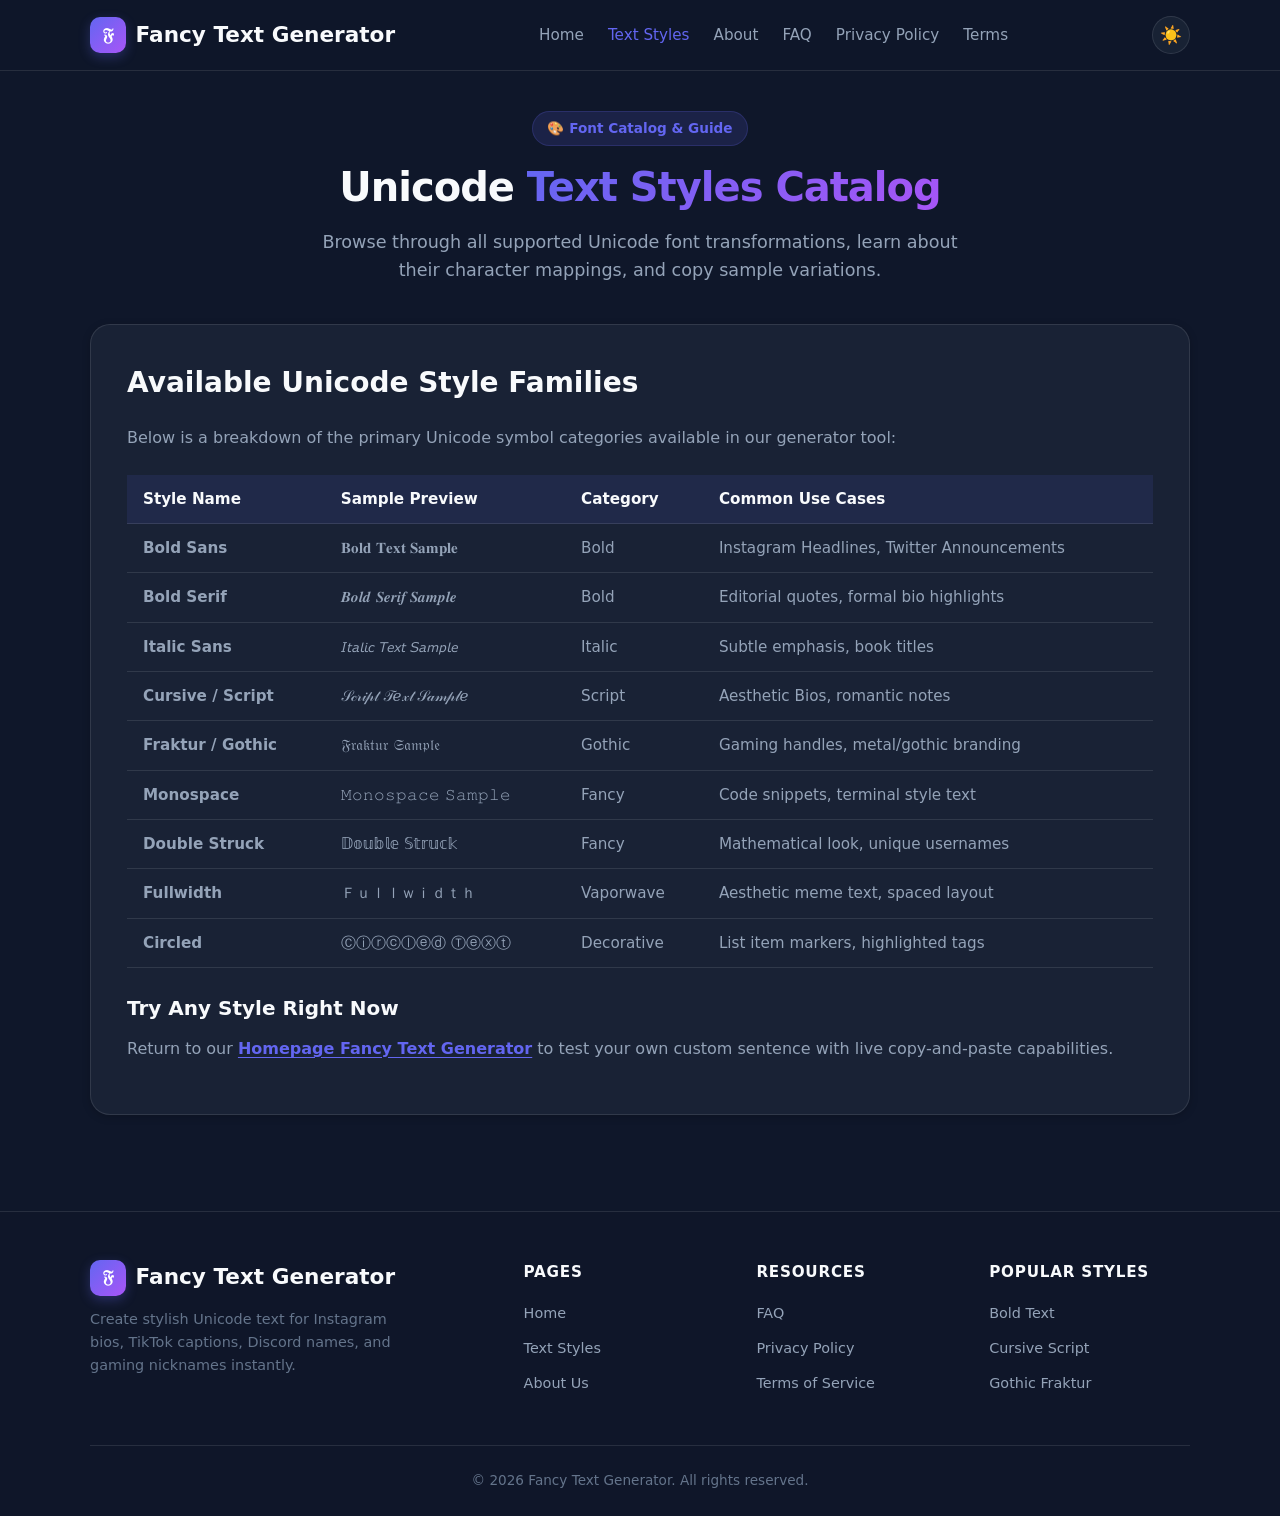
<file: text-styles.html>
<!DOCTYPE html>
<html lang="en">
<head>
  <meta charset="UTF-8">
  <meta name="viewport" content="width=device-width, initial-scale=1.0">
  <title>Text Styles Catalog – Unicode Font Generator & Style Guide</title>
  <meta name="description" content="Explore our complete catalog of Unicode text styles: Bold, Italic, Cursive Script, Gothic Fraktur, Monospace, Small Caps, Circled, and Vaporwave Fullwidth styles.">
  <meta name="keywords" content="unicode styles, text style catalog, bold text generator, cursive font generator, gothic text copy paste">
  <link rel="canonical" href="https://fancytextgenerator.com/text-styles.html">
  
  <!-- Open Graph / Facebook -->
  <meta property="og:type" content="website">
  <meta property="og:url" content="https://fancytextgenerator.com/text-styles.html">
  <meta property="og:title" content="Text Styles Catalog – Unicode Font Generator & Style Guide">
  <meta property="og:description" content="Explore our complete catalog of Unicode text styles: Bold, Italic, Cursive Script, Gothic Fraktur, Monospace, Small Caps, Circled, and Vaporwave Fullwidth styles.">
  <meta property="og:image" content="https://fancytextgenerator.com/og-image.png">

  <!-- Twitter Card -->
  <meta name="twitter:card" content="summary_large_image">
  <meta name="twitter:title" content="Text Styles Catalog – Unicode Font Generator & Style Guide">
  <meta name="twitter:description" content="Explore our complete catalog of Unicode text styles: Bold, Italic, Cursive Script, Gothic Fraktur, Monospace, Small Caps, Circled, and Vaporwave Fullwidth styles.">

  <!-- Stylesheet -->
  <link rel="stylesheet" href="css/styles.css">
</head>
<body>

  <!-- Header -->
  <header class="header">
    <div class="container nav-container">
      <a href="index.html" class="logo">
        <div class="logo-icon">𝔉</div>
        <span>Fancy Text Generator</span>
      </a>
      
      <nav>
        <ul class="nav-links" id="navLinks">
          <li><a href="index.html">Home</a></li>
          <li><a href="text-styles.html" class="active">Text Styles</a></li>
          <li><a href="about.html">About</a></li>
          <li><a href="faq.html">FAQ</a></li>
          <li><a href="privacy.html">Privacy Policy</a></li>
          <li><a href="terms.html">Terms</a></li>
        </ul>
      </nav>

      <div class="nav-actions">
        <button class="theme-toggle" id="themeToggle" aria-label="Toggle light and dark theme">☀️</button>
        <button class="mobile-menu-btn" id="mobileMenuBtn" aria-label="Toggle menu">☰</button>
      </div>
    </div>
  </header>

  <!-- Main Content -->
  <main class="container">
    <section class="hero">
      <span class="badge">🎨 Font Catalog & Guide</span>
      <h1>Unicode <span class="gradient-text">Text Styles Catalog</span></h1>
      <p class="hero-subtitle">Browse through all supported Unicode font transformations, learn about their character mappings, and copy sample variations.</p>
    </section>

    <!-- Catalog Overview Section -->
    <article class="content-section">
      <div class="content-box">
        <h2>Available Unicode Style Families</h2>
        <p>Below is a breakdown of the primary Unicode symbol categories available in our generator tool:</p>

        <table class="info-table" aria-label="Unicode Text Styles Overview Table">
          <thead>
            <tr>
              <th>Style Name</th>
              <th>Sample Preview</th>
              <th>Category</th>
              <th>Common Use Cases</th>
            </tr>
          </thead>
          <tbody>
            <tr>
              <td><strong>Bold Sans</strong></td>
              <td>𝐁𝐨𝐥𝐝 𝐓𝐞𝐱𝐭 𝐒𝐚𝐦𝐩𝐥𝐞</td>
              <td>Bold</td>
              <td>Instagram Headlines, Twitter Announcements</td>
            </tr>
            <tr>
              <td><strong>Bold Serif</strong></td>
              <td>𝑩𝒐𝒍𝒅 𝑺𝒆𝒓𝒊𝒇 𝑺𝒂𝒎𝒑𝒍𝒆</td>
              <td>Bold</td>
              <td>Editorial quotes, formal bio highlights</td>
            </tr>
            <tr>
              <td><strong>Italic Sans</strong></td>
              <td>𝘐𝘵𝘢𝘭𝘪𝘤 𝘛𝘦𝘹𝘵 𝘚𝘢𝘮𝘱𝘭𝘦</td>
              <td>Italic</td>
              <td>Subtle emphasis, book titles</td>
            </tr>
            <tr>
              <td><strong>Cursive / Script</strong></td>
              <td>𝒮𝒸𝓇𝒾𝓅𝓉 𝒯ℯ𝓍𝓉 𝒮𝒶𝓂𝓅𝓁ℯ</td>
              <td>Script</td>
              <td>Aesthetic Bios, romantic notes</td>
            </tr>
            <tr>
              <td><strong>Fraktur / Gothic</strong></td>
              <td>𝔉𝔯𝔞𝔨𝔱𝔲𝔯 𝔖𝔞𝔪𝔭𝔩𝔢</td>
              <td>Gothic</td>
              <td>Gaming handles, metal/gothic branding</td>
            </tr>
            <tr>
              <td><strong>Monospace</strong></td>
              <td>𝙼𝚘𝚗𝚘𝚜𝚙𝚊𝚌𝚎 𝚂𝚊𝚖𝚙𝚕𝚎</td>
              <td>Fancy</td>
              <td>Code snippets, terminal style text</td>
            </tr>
            <tr>
              <td><strong>Double Struck</strong></td>
              <td>𝔻𝕠𝕦𝕓𝕝𝕖 𝕊𝕥𝕣𝕦𝕔𝕜</td>
              <td>Fancy</td>
              <td>Mathematical look, unique usernames</td>
            </tr>
            <tr>
              <td><strong>Fullwidth</strong></td>
              <td>Ｆｕｌｌｗｉｄｔｈ</td>
              <td>Vaporwave</td>
              <td>Aesthetic meme text, spaced layout</td>
            </tr>
            <tr>
              <td><strong>Circled</strong></td>
              <td>Ⓒⓘⓡⓒⓛⓔⓓ Ⓣⓔⓧⓣ</td>
              <td>Decorative</td>
              <td>List item markers, highlighted tags</td>
            </tr>
          </tbody>
        </table>

        <h3>Try Any Style Right Now</h3>
        <p>Return to our <a href="index.html#generator" class="resource-link">Homepage Fancy Text Generator</a> to test your own custom sentence with live copy-and-paste capabilities.</p>
      </div>
    </article>
  </main>

  <!-- Footer -->
  <footer class="footer">
    <div class="container">
      <div class="footer-grid">
        <div class="footer-brand">
          <a href="index.html" class="logo">
            <div class="logo-icon">𝔉</div>
            <span>Fancy Text Generator</span>
          </a>
          <p>Create stylish Unicode text for Instagram bios, TikTok captions, Discord names, and gaming nicknames instantly.</p>
        </div>
        <div class="footer-col">
          <h4>Pages</h4>
          <ul class="footer-links">
            <li><a href="index.html">Home</a></li>
            <li><a href="text-styles.html">Text Styles</a></li>
            <li><a href="about.html">About Us</a></li>
          </ul>
        </div>
        <div class="footer-col">
          <h4>Resources</h4>
          <ul class="footer-links">
            <li><a href="faq.html">FAQ</a></li>
            <li><a href="privacy.html">Privacy Policy</a></li>
            <li><a href="terms.html">Terms of Service</a></li>
          </ul>
        </div>
        <div class="footer-col">
          <h4>Popular Styles</h4>
          <ul class="footer-links">
            <li><a href="text-styles.html">Bold Text</a></li>
            <li><a href="text-styles.html">Cursive Script</a></li>
            <li><a href="text-styles.html">Gothic Fraktur</a></li>
          </ul>
        </div>
      </div>
      <div class="footer-bottom">
        <p>&copy; 2026 Fancy Text Generator. All rights reserved.</p>
      </div>
    </div>
  </footer>

  <script src="js/app.js"></script>
</body>
</html>
</file>
<file: css/styles.css>
/* Modern CSS Reset & Design System */
:root {
  --font-family: system-ui, -apple-system, BlinkMacSystemFont, 'Segoe UI', Roboto, Helvetica, Arial, sans-serif;
  --bg-color: #0f172a;
  --card-bg: rgba(30, 41, 59, 0.7);
  --card-border: rgba(255, 255, 255, 0.1);
  --text-primary: #f8fafc;
  --text-secondary: #94a3b8;
  --text-muted: #64748b;
  --accent-primary: #6366f1;
  --accent-hover: #4f46e5;
  --accent-light: rgba(99, 102, 241, 0.15);
  --accent-gradient: linear-gradient(135deg, #6366f1 0%, #a855f7 100%);
  --success-color: #10b981;
  --radius-sm: 8px;
  --radius-md: 12px;
  --radius-lg: 20px;
  --shadow-sm: 0 2px 8px rgba(0, 0, 0, 0.2);
  --shadow-lg: 0 10px 30px rgba(0, 0, 0, 0.35);
  --container-width: 1100px;
}

[data-theme="light"] {
  --bg-color: #f8fafc;
  --card-bg: #ffffff;
  --card-border: #e2e8f0;
  --text-primary: #0f172a;
  --text-secondary: #475569;
  --text-muted: #64748b;
  --accent-light: rgba(99, 102, 241, 0.1);
  --shadow-sm: 0 2px 8px rgba(0, 0, 0, 0.05);
  --shadow-lg: 0 10px 30px rgba(0, 0, 0, 0.08);
}

* {
  box-sizing: border-box;
  margin: 0;
  padding: 0;
}

body {
  font-family: var(--font-family);
  background-color: var(--bg-color);
  color: var(--text-primary);
  line-height: 1.6;
  min-height: 100vh;
  display: flex;
  flex-direction: column;
  transition: background-color 0.3s ease, color 0.3s ease;
}

/* Header & Nav */
.header {
  position: sticky;
  top: 0;
  z-index: 100;
  background-color: rgba(15, 23, 42, 0.85);
  backdrop-filter: blur(12px);
  -webkit-backdrop-filter: blur(12px);
  border-bottom: 1px solid var(--card-border);
  padding: 1rem 0;
}

[data-theme="light"] .header {
  background-color: rgba(255, 255, 255, 0.85);
}

.container {
  width: 90%;
  max-width: var(--container-width);
  margin: 0 auto;
}

.nav-container {
  display: flex;
  align-items: center;
  justify-content: space-between;
}

.logo {
  display: flex;
  align-items: center;
  gap: 0.6rem;
  text-decoration: none;
  font-weight: 700;
  font-size: 1.35rem;
  color: var(--text-primary);
}

.logo-icon {
  background: var(--accent-gradient);
  color: white;
  width: 36px;
  height: 36px;
  border-radius: 10px;
  display: flex;
  align-items: center;
  justify-content: center;
  font-size: 1.1rem;
  font-weight: 800;
  box-shadow: 0 4px 12px rgba(99, 102, 241, 0.3);
}

.nav-links {
  display: flex;
  list-style: none;
  gap: 1.5rem;
  align-items: center;
}

.nav-links a {
  text-decoration: none;
  color: var(--text-secondary);
  font-weight: 500;
  font-size: 0.95rem;
  transition: color 0.2s ease;
}

.nav-links a:hover,
.nav-links a.active {
  color: var(--accent-primary);
}

.nav-actions {
  display: flex;
  align-items: center;
  gap: 1rem;
}

.theme-toggle {
  background: var(--card-bg);
  border: 1px solid var(--card-border);
  color: var(--text-primary);
  width: 38px;
  height: 38px;
  border-radius: 50%;
  cursor: pointer;
  display: flex;
  align-items: center;
  justify-content: center;
  font-size: 1.1rem;
  transition: all 0.2s ease;
}

.theme-toggle:hover {
  transform: scale(1.05);
  border-color: var(--accent-primary);
}

.mobile-menu-btn {
  display: none;
  background: none;
  border: none;
  color: var(--text-primary);
  font-size: 1.5rem;
  cursor: pointer;
}

/* Hero & Main Section */
main {
  flex: 1;
  padding: 2.5rem 0;
}

.hero {
  text-align: center;
  max-width: 800px;
  margin: 0 auto 2.5rem auto;
}

.badge {
  display: inline-block;
  padding: 0.35rem 0.9rem;
  background: var(--accent-light);
  color: var(--accent-primary);
  border-radius: 50px;
  font-size: 0.85rem;
  font-weight: 600;
  margin-bottom: 1rem;
  border: 1px solid rgba(99, 102, 241, 0.2);
}

h1 {
  font-size: 2.5rem;
  font-weight: 800;
  letter-spacing: -0.025em;
  margin-bottom: 1rem;
  line-height: 1.25;
}

.gradient-text {
  background: var(--accent-gradient);
  -webkit-background-clip: text;
  -webkit-text-fill-color: transparent;
}

.hero-subtitle {
  font-size: 1.1rem;
  color: var(--text-secondary);
  max-width: 650px;
  margin: 0 auto;
}

/* Generator UI */
.generator-card {
  background: var(--card-bg);
  border: 1px solid var(--card-border);
  border-radius: var(--radius-lg);
  padding: 1.75rem;
  box-shadow: var(--shadow-lg);
  backdrop-filter: blur(10px);
  margin-bottom: 3rem;
}

.input-header {
  display: flex;
  justify-content: space-between;
  align-items: center;
  margin-bottom: 0.75rem;
}

.input-label {
  font-weight: 600;
  font-size: 1rem;
  color: var(--text-primary);
  display: flex;
  align-items: center;
  gap: 0.5rem;
}

.char-counter {
  font-size: 0.85rem;
  color: var(--text-muted);
}

.text-input-wrapper {
  position: relative;
  margin-bottom: 1.5rem;
}

textarea.text-input {
  width: 100%;
  min-height: 110px;
  background: rgba(15, 23, 42, 0.4);
  border: 2px solid var(--card-border);
  border-radius: var(--radius-md);
  padding: 1rem 1.2rem;
  font-size: 1.1rem;
  color: var(--text-primary);
  font-family: inherit;
  resize: vertical;
  outline: none;
  transition: border-color 0.2s ease, box-shadow 0.2s ease;
}

[data-theme="light"] textarea.text-input {
  background: #f1f5f9;
}

textarea.text-input:focus {
  border-color: var(--accent-primary);
  box-shadow: 0 0 0 3px rgba(99, 102, 241, 0.2);
}

.clear-btn {
  position: absolute;
  top: 1rem;
  right: 1rem;
  background: rgba(255, 255, 255, 0.1);
  border: none;
  color: var(--text-muted);
  width: 28px;
  height: 28px;
  border-radius: 50%;
  cursor: pointer;
  display: none;
  align-items: center;
  justify-content: center;
  font-size: 0.9rem;
  transition: all 0.2s ease;
}

.clear-btn:hover {
  background: var(--accent-primary);
  color: white;
}

/* Quick Tools Bar */
.quick-tools {
  display: flex;
  gap: 0.5rem;
  flex-wrap: wrap;
  margin-bottom: 1.5rem;
}

.tool-btn {
  background: var(--accent-light);
  border: 1px solid rgba(99, 102, 241, 0.2);
  color: var(--text-primary);
  padding: 0.4rem 0.8rem;
  border-radius: var(--radius-sm);
  font-size: 0.85rem;
  font-weight: 500;
  cursor: pointer;
  transition: all 0.2s ease;
}

.tool-btn:hover {
  background: var(--accent-primary);
  color: white;
}

/* Filter / Category Selector */
.filter-bar {
  display: flex;
  gap: 0.75rem;
  overflow-x: auto;
  padding-bottom: 0.5rem;
  margin-bottom: 1.5rem;
  scrollbar-width: thin;
}

.filter-chip {
  background: transparent;
  border: 1px solid var(--card-border);
  color: var(--text-secondary);
  padding: 0.4rem 1rem;
  border-radius: 50px;
  font-size: 0.85rem;
  font-weight: 500;
  cursor: pointer;
  white-space: nowrap;
  transition: all 0.2s ease;
}

.filter-chip.active,
.filter-chip:hover {
  background: var(--accent-primary);
  color: white;
  border-color: var(--accent-primary);
}

/* Style Results Grid */
.results-grid {
  display: grid;
  grid-template-columns: repeat(auto-fill, minmax(320px, 1fr));
  gap: 1.25rem;
}

.style-card {
  background: rgba(15, 23, 42, 0.5);
  border: 1px solid var(--card-border);
  border-radius: var(--radius-md);
  padding: 1.2rem;
  display: flex;
  flex-direction: column;
  justify-content: space-between;
  transition: transform 0.2s ease, border-color 0.2s ease, box-shadow 0.2s ease;
}

[data-theme="light"] .style-card {
  background: #f8fafc;
}

.style-card:hover {
  transform: translateY(-2px);
  border-color: rgba(99, 102, 241, 0.4);
  box-shadow: var(--shadow-sm);
}

.card-header {
  display: flex;
  justify-content: space-between;
  align-items: center;
  margin-bottom: 0.75rem;
}

.style-title {
  font-size: 0.85rem;
  font-weight: 600;
  text-transform: uppercase;
  letter-spacing: 0.05em;
  color: var(--text-muted);
}

.style-preview {
  font-size: 1.25rem;
  color: var(--text-primary);
  word-break: break-all;
  min-height: 50px;
  margin-bottom: 1rem;
  line-height: 1.4;
}

.copy-btn {
  align-self: flex-end;
  background: var(--accent-primary);
  color: white;
  border: none;
  padding: 0.5rem 1.1rem;
  border-radius: var(--radius-sm);
  font-weight: 600;
  font-size: 0.85rem;
  cursor: pointer;
  display: flex;
  align-items: center;
  gap: 0.4rem;
  transition: background-color 0.2s ease, transform 0.1s ease;
}

.copy-btn:hover {
  background: var(--accent-hover);
}

.copy-btn:active {
  transform: scale(0.96);
}

.copy-btn.copied {
  background: var(--success-color);
}

/* Toast Notification */
.toast {
  position: fixed;
  bottom: 2rem;
  right: 2rem;
  background: var(--success-color);
  color: white;
  padding: 0.75rem 1.5rem;
  border-radius: var(--radius-md);
  font-weight: 600;
  box-shadow: 0 10px 25px rgba(16, 185, 129, 0.3);
  display: flex;
  align-items: center;
  gap: 0.5rem;
  transform: translateY(100px);
  opacity: 0;
  transition: transform 0.3s cubic-bezier(0.175, 0.885, 0.32, 1.275), opacity 0.3s ease;
  z-index: 1000;
}

.toast.show {
  transform: translateY(0);
  opacity: 1;
}

/* Content Sections */
.content-section {
  margin-bottom: 3.5rem;
}

.content-box {
  background: var(--card-bg);
  border: 1px solid var(--card-border);
  border-radius: var(--radius-lg);
  padding: 2.25rem;
  box-shadow: var(--shadow-sm);
}

.content-box h2 {
  font-size: 1.75rem;
  font-weight: 700;
  margin-bottom: 1.2rem;
  color: var(--text-primary);
}

.content-box h3 {
  font-size: 1.25rem;
  font-weight: 600;
  margin: 1.5rem 0 0.75rem 0;
  color: var(--text-primary);
}

.content-box p {
  color: var(--text-secondary);
  margin-bottom: 1rem;
  font-size: 1rem;
}

.content-box ul, .content-box ol {
  margin-left: 1.5rem;
  margin-bottom: 1rem;
  color: var(--text-secondary);
}

.content-box li {
  margin-bottom: 0.5rem;
}

/* Table styling for FAQ & Tech Details */
.info-table {
  width: 100%;
  border-collapse: collapse;
  margin: 1.5rem 0;
  font-size: 0.95rem;
}

.info-table th, .info-table td {
  padding: 0.75rem 1rem;
  text-align: left;
  border-bottom: 1px solid var(--card-border);
}

.info-table th {
  background: rgba(99, 102, 241, 0.1);
  color: var(--text-primary);
  font-weight: 600;
}

.info-table td {
  color: var(--text-secondary);
}

/* External Link Box (SEO requirement) */
.resource-box {
  background: rgba(99, 102, 241, 0.08);
  border: 1px solid rgba(99, 102, 241, 0.25);
  border-radius: var(--radius-md);
  padding: 1.5rem;
  margin-top: 2rem;
}

.resource-box h3 {
  margin-top: 0;
  font-size: 1.15rem;
  color: var(--accent-primary);
}

.resource-link {
  display: inline-flex;
  align-items: center;
  gap: 0.4rem;
  color: var(--accent-primary);
  font-weight: 600;
  text-decoration: underline;
  text-underline-offset: 3px;
  transition: color 0.2s ease;
}

.resource-link:hover {
  color: var(--accent-hover);
}

/* Footer */
.footer {
  background-color: rgba(15, 23, 42, 0.95);
  border-top: 1px solid var(--card-border);
  padding: 3rem 0 1.5rem 0;
  margin-top: auto;
}

[data-theme="light"] .footer {
  background-color: #f1f5f9;
}

.footer-grid {
  display: grid;
  grid-template-columns: 2fr repeat(3, 1fr);
  gap: 2rem;
  margin-bottom: 2.5rem;
}

.footer-brand p {
  color: var(--text-muted);
  font-size: 0.9rem;
  margin-top: 0.75rem;
  max-width: 320px;
}

.footer-col h4 {
  font-size: 0.95rem;
  font-weight: 700;
  text-transform: uppercase;
  letter-spacing: 0.05em;
  margin-bottom: 1rem;
  color: var(--text-primary);
}

.footer-links {
  list-style: none;
}

.footer-links li {
  margin-bottom: 0.6rem;
}

.footer-links a {
  text-decoration: none;
  color: var(--text-secondary);
  font-size: 0.9rem;
  transition: color 0.2s ease;
}

.footer-links a:hover {
  color: var(--accent-primary);
}

.footer-bottom {
  text-align: center;
  padding-top: 1.5rem;
  border-top: 1px solid var(--card-border);
  color: var(--text-muted);
  font-size: 0.85rem;
}

/* Responsive Breakpoints */
@media (max-width: 868px) {
  .footer-grid {
    grid-template-columns: 1fr 1fr;
  }
}

@media (max-width: 768px) {
  h1 {
    font-size: 1.85rem;
  }
  .nav-links {
    display: none;
    position: absolute;
    top: 100%;
    left: 0;
    width: 100%;
    background: var(--bg-color);
    border-bottom: 1px solid var(--card-border);
    flex-direction: column;
    padding: 1.25rem 0;
  }
  .nav-links.active {
    display: flex;
  }
  .mobile-menu-btn {
    display: block;
  }
  .results-grid {
    grid-template-columns: 1fr;
  }
  .footer-grid {
    grid-template-columns: 1fr;
  }
}
</file>
